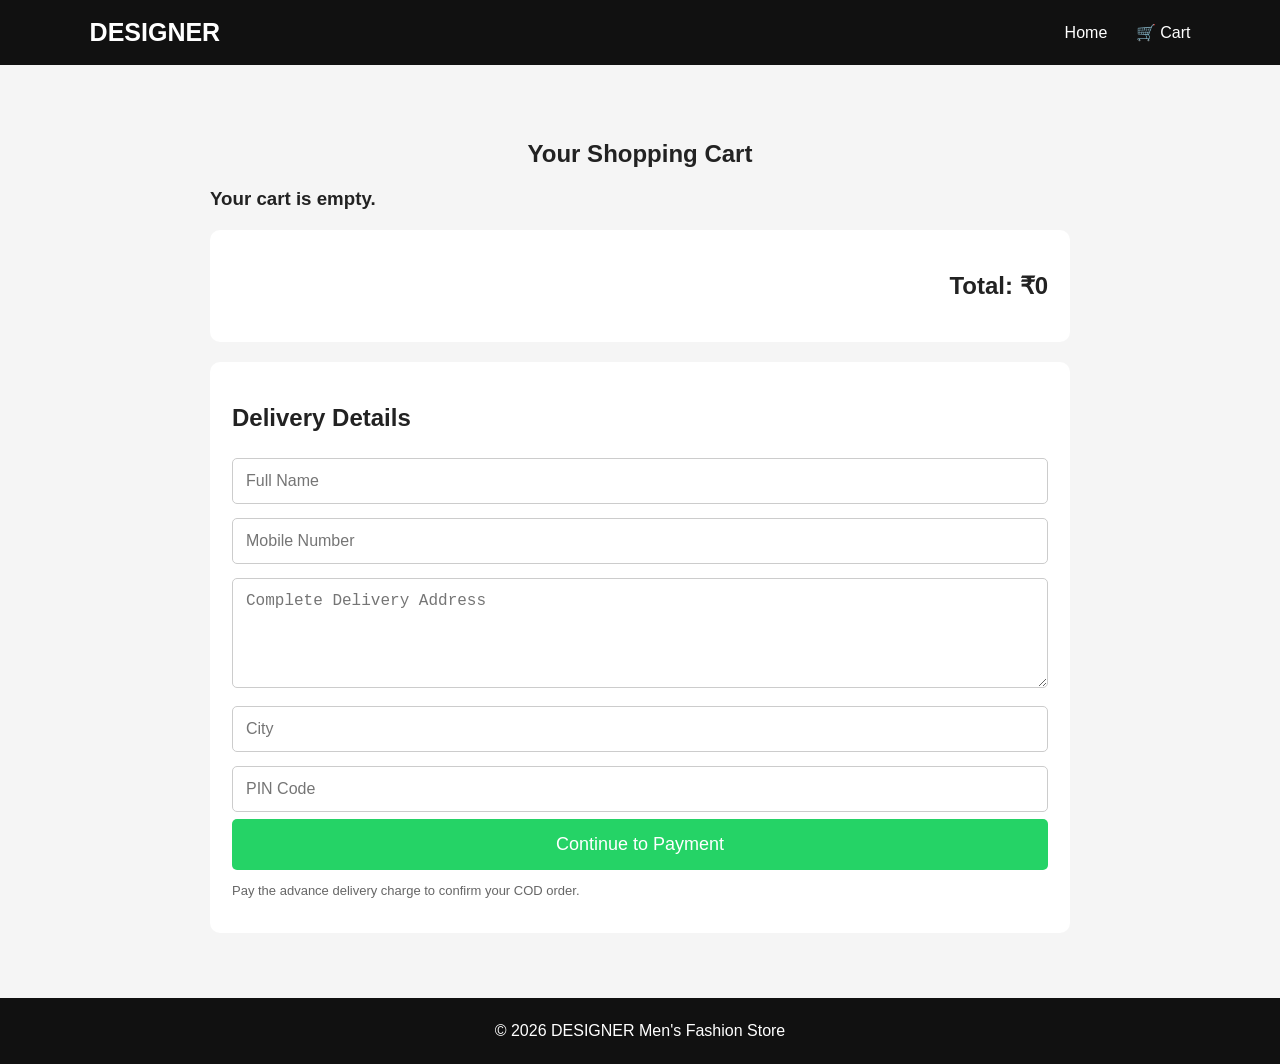
<file: cart.html>
<!DOCTYPE html>
<html lang="en">
<head>
<meta charset="UTF-8">
<meta name="viewport" content="width=device-width, initial-scale=1.0">

<title>Your Cart - DESIGNER</title>

<link rel="stylesheet" href="style.css">
</head>

<body>

<header>
    <div class="logo">DESIGNER</div>

    <nav>
        <a href="index.html">Home</a>
        <a href="cart.html">🛒 Cart</a>
    </nav>
</header>


<section class="cart-page">

    <h1>Your Shopping Cart</h1>

    <!-- Cart Products -->
    <div id="cartItems"></div>


    <!-- Total -->
    <div class="total-box">
        <h2>
            Total: ₹<span id="total">0</span>
        </h2>
    </div>


    <!-- Delivery Details -->
    <div class="customer-form">

        <h2>Delivery Details</h2>

        <input
            type="text"
            id="customerName"
            placeholder="Full Name"
        >

        <input
            type="tel"
            id="customerPhone"
            placeholder="Mobile Number"
        >

        <textarea
            id="customerAddress"
            placeholder="Complete Delivery Address"
        ></textarea>

        <input
            type="text"
            id="customerCity"
            placeholder="City"
        >

        <input
            type="text"
            id="customerPincode"
            placeholder="PIN Code"
        >


        <!-- Payment Button -->
        <button
            class="order-btn"
            onclick="goToPayment()"
        >
            Continue to Payment
        </button>

        <p class="note">
            Pay the advance delivery charge to confirm your COD order.
        </p>

    </div>

</section>


<footer>
    © 2026 DESIGNER Men's Fashion Store
</footer>



<script>

/* =========================
   DISPLAY CART
========================= */

function displayCart() {

    const cart =
        JSON.parse(localStorage.getItem("cart")) || [];

    const box =
        document.getElementById("cartItems");

    let total = 0;


    /* Empty Cart */

    if (!cart.length) {

        box.innerHTML =
            "<h3>Your cart is empty.</h3>";

        document.getElementById("total").innerText = "0";

        return;
    }


    /* Display Products */

    box.innerHTML = cart.map((p, i) => {

        const itemTotal =
            p.price * p.quantity;

        total += itemTotal;


        return `
        <div class="cart-item">

            <img
                src="${p.image}"
                alt="${p.name}"
            >

            <div class="cart-info">

                <h3>${p.name}</h3>

                <p>
                    Price: ₹${p.price}
                </p>

                <p>
                    Size: ${p.size || "Not selected"}
                </p>


                <div class="quantity">

                    <button
                        onclick="changeQty(${i}, -1)"
                    >
                        −
                    </button>

                    <span>
                        ${p.quantity}
                    </span>

                    <button
                        onclick="changeQty(${i}, 1)"
                    >
                        +
                    </button>

                </div>


                <p>
                    Item Total: ₹${itemTotal}
                </p>


                <button
                    class="remove"
                    onclick="removeProduct(${i})"
                >
                    Remove
                </button>

            </div>

        </div>
        `;

    }).join("");


    /* Show Total */

    document.getElementById("total").innerText = total;

}



/* =========================
   CHANGE QUANTITY
========================= */

function changeQty(index, delta) {

    let cart =
        JSON.parse(localStorage.getItem("cart")) || [];


    cart[index].quantity += delta;


    if (cart[index].quantity <= 0) {

        cart.splice(index, 1);

    }


    localStorage.setItem(
        "cart",
        JSON.stringify(cart)
    );


    displayCart();

}



/* =========================
   REMOVE PRODUCT
========================= */

function removeProduct(index) {

    let cart =
        JSON.parse(localStorage.getItem("cart")) || [];


    cart.splice(index, 1);


    localStorage.setItem(
        "cart",
        JSON.stringify(cart)
    );


    displayCart();

}



/* =========================
   CONTINUE TO PAYMENT
========================= */

function goToPayment() {

    const cart =
        JSON.parse(localStorage.getItem("cart")) || [];


    /* Check Cart */

    if (!cart.length) {

        alert("Your cart is empty!");

        return;
    }


    /* Get Customer Details */

    const name =
        document
        .getElementById("customerName")
        .value
        .trim();


    const phone =
        document
        .getElementById("customerPhone")
        .value
        .trim();


    const address =
        document
        .getElementById("customerAddress")
        .value
        .trim();


    const city =
        document
        .getElementById("customerCity")
        .value
        .trim();


    const pincode =
        document
        .getElementById("customerPincode")
        .value
        .trim();



    /* Check Details */

    if (
        !name ||
        !phone ||
        !address ||
        !city ||
        !pincode
    ) {

        alert(
            "Please fill all delivery details."
        );

        return;
    }



    /* Calculate Total */

    let total = 0;


    cart.forEach(product => {

        total +=
            product.price *
            product.quantity;

    });



    /* Save Customer Details */

    const customerDetails = {

        name: name,

        phone: phone,

        address: address,

        city: city,

        pincode: pincode

    };


    localStorage.setItem(
        "customerDetails",
        JSON.stringify(customerDetails)
    );



    /* Save Order Total */

    localStorage.setItem(
        "orderTotal",
        total
    );



    /* Go To Payment Page */

    window.location.href =
        "payment.html";

}



/* =========================
   LOAD CART
========================= */

displayCart();

</script>

</body>
</html>
</file>
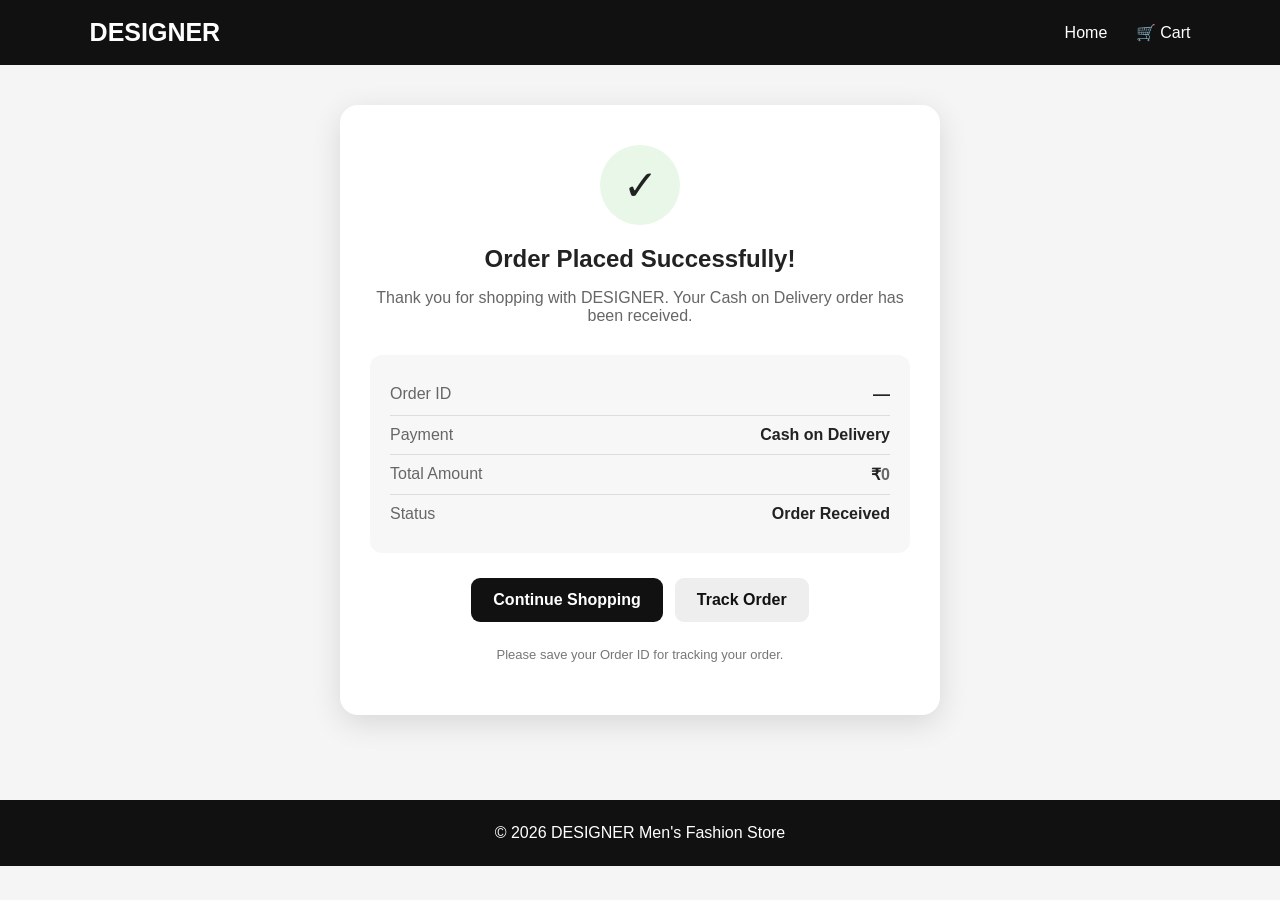
<file: order-success.html>
<!DOCTYPE html>
<html lang="en">

<head>
<meta charset="UTF-8">
<meta name="viewport" content="width=device-width, initial-scale=1.0">

<title>Order Confirmed - DESIGNER</title>

<link rel="stylesheet" href="style.css">

<style>

.success-page {
    min-height: 75vh;
    display: flex;
    justify-content: center;
    align-items: center;
    padding: 40px 20px;
}

.success-box {
    width: 100%;
    max-width: 600px;
    background: white;
    padding: 40px 30px;
    border-radius: 18px;
    text-align: center;
    box-shadow: 0 8px 30px rgba(0,0,0,0.12);
}

.success-icon {
    width: 80px;
    height: 80px;
    margin: 0 auto 20px;
    display: flex;
    align-items: center;
    justify-content: center;
    background: #e8f7e8;
    border-radius: 50%;
    font-size: 42px;
}

.success-box h1 {
    margin-bottom: 10px;
}

.success-message {
    color: #666;
    margin-bottom: 30px;
}

.order-card {
    background: #f7f7f7;
    border-radius: 12px;
    padding: 20px;
    margin-bottom: 25px;
    text-align: left;
}

.order-row {
    display: flex;
    justify-content: space-between;
    gap: 20px;
    padding: 10px 0;
    border-bottom: 1px solid #ddd;
}

.order-row:last-child {
    border-bottom: none;
}

.order-row span:first-child {
    color: #666;
}

.order-row span:last-child {
    font-weight: bold;
}

.order-id {
    font-size: 17px;
}

.success-buttons {
    display: flex;
    gap: 12px;
    justify-content: center;
    flex-wrap: wrap;
}

.success-buttons a {
    text-decoration: none;
    padding: 13px 22px;
    border-radius: 9px;
    font-weight: bold;
}

.home-btn {
    background: #111;
    color: white;
}

.track-btn {
    background: #eee;
    color: #111;
}

.note {
    margin-top: 25px;
    font-size: 13px;
    color: #777;
}

</style>

</head>

<body>

<header>

    <div class="logo">
        DESIGNER
    </div>

    <nav>
        <a href="index.html">Home</a>
        <a href="cart.html">🛒 Cart</a>
    </nav>

</header>


<section class="success-page">

    <div class="success-box">

        <div class="success-icon">
            ✓
        </div>

        <h1>
            Order Placed Successfully!
        </h1>

        <p class="success-message">
            Thank you for shopping with DESIGNER.
            Your Cash on Delivery order has been received.
        </p>


        <div class="order-card">

            <div class="order-row">
                <span>Order ID</span>

                <span
                    class="order-id"
                    id="orderId">
                    —
                </span>
            </div>


            <div class="order-row">
                <span>Payment</span>

                <span id="paymentMethod">
                    Cash on Delivery
                </span>
            </div>


            <div class="order-row">
                <span>Total Amount</span>

                <span>
                    ₹<span id="orderTotal">0</span>
                </span>
            </div>


            <div class="order-row">
                <span>Status</span>

                <span>
                    Order Received
                </span>
            </div>

        </div>


        <div class="success-buttons">

            <a
                href="index.html"
                class="home-btn">
                Continue Shopping
            </a>

            <a
                href="tracking.html"
                class="track-btn">
                Track Order
            </a>

        </div>


        <p class="note">
            Please save your Order ID for tracking your order.
        </p>

    </div>

</section>


<footer>
    © 2026 DESIGNER Men's Fashion Store
</footer>


<script>

const orderId =
    localStorage.getItem("lastOrderId") || "—";

const total =
    localStorage.getItem("lastOrderTotal") || "0";

const payment =
    localStorage.getItem("lastPaymentMethod")
    || "Cash on Delivery";


document.getElementById("orderId").innerText =
    orderId;

document.getElementById("orderTotal").innerText =
    total;

document.getElementById("paymentMethod").innerText =
    payment;

</script>

</body>

</html>
</file>
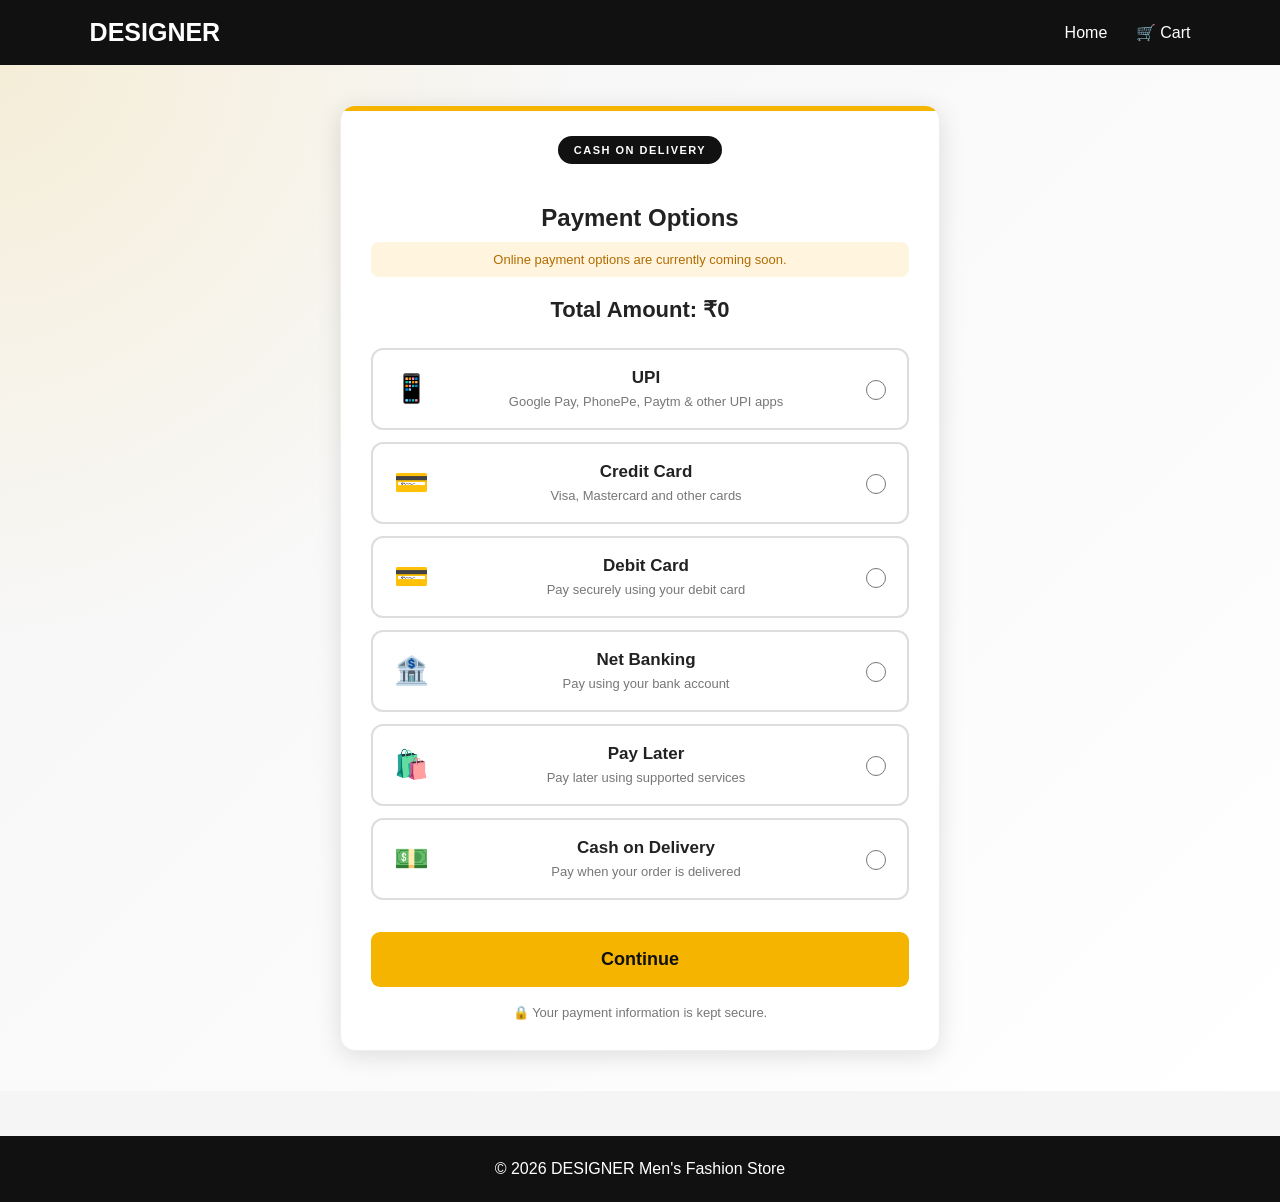
<file: payment.html>
<!DOCTYPE html>
<html lang="en">

<head>

<meta charset="UTF-8">

<meta name="viewport" content="width=device-width, initial-scale=1.0">

<title>Payment - DESIGNER</title>

<link rel="stylesheet" href="style.css">

<style>

.payment-page {
    min-height: 75vh;
    padding: 40px 20px;
}

.payment-box {
    max-width: 600px;
    margin: auto;
    background: #fff;
    padding: 30px;
    border-radius: 15px;
    box-shadow: 0 5px 25px rgba(0,0,0,0.12);
}

.payment-box h1 {
    text-align: center;
    margin-bottom: 10px;
}

.order-total {
    text-align: center;
    font-size: 22px;
    font-weight: bold;
    margin: 20px 0 25px;
}

.payment-option {
    display: flex;
    align-items: center;
    gap: 15px;
    padding: 18px;
    margin: 12px 0;
    border: 2px solid #ddd;
    border-radius: 12px;
    cursor: pointer;
    transition: 0.2s;
}

.payment-option:hover {
    border-color: #111;
    transform: translateY(-1px);
}

.payment-option.selected {
    border-color: #111;
    background: #f5f5f5;
}

.payment-icon {
    font-size: 28px;
    width: 40px;
    text-align: center;
}

.payment-info {
    flex: 1;
}

.payment-info strong {
    display: block;
    font-size: 17px;
    margin-bottom: 4px;
}

.payment-info span {
    color: #777;
    font-size: 13px;
}

.payment-radio {
    width: 20px;
    height: 20px;
}

.continue-payment {
    width: 100%;
    padding: 15px;
    margin-top: 20px;
    border: none;
    border-radius: 10px;
    background: #111;
    color: white;
    font-size: 17px;
    cursor: pointer;
}

.continue-payment:hover {
    background: #333;
}

.continue-payment:disabled {
    opacity: 0.6;
    cursor: not-allowed;
}

.secure-note {
    text-align: center;
    color: #777;
    font-size: 13px;
    margin-top: 18px;
}

.demo-note {
    text-align: center;
    color: #b36b00;
    background: #fff5df;
    padding: 10px;
    border-radius: 8px;
    font-size: 13px;
    margin-bottom: 20px;
}

</style>

</head>


<body>


<header>

    <div class="logo">DESIGNER</div>

    <nav>

        <a href="index.html">Home</a>

        <a href="cart.html">🛒 Cart</a>

    </nav>

</header>



<section class="payment-page">

    <div class="payment-box">

        <h1>Payment Options</h1>


        <div class="demo-note">

            Online payment options are currently coming soon.

        </div>


        <div class="order-total">

            Total Amount: ₹<span id="orderTotal">0</span>

        </div>



        <!-- UPI -->

        <div class="payment-option"
             onclick="selectPayment('UPI', this)">

            <div class="payment-icon">📱</div>

            <div class="payment-info">

                <strong>UPI</strong>

                <span>
                    Google Pay, PhonePe, Paytm & other UPI apps
                </span>

            </div>

            <input
                type="radio"
                name="payment"
                class="payment-radio"
                value="UPI"
            >

        </div>



        <!-- Credit Card -->

        <div class="payment-option"
             onclick="selectPayment('Credit Card', this)">

            <div class="payment-icon">💳</div>

            <div class="payment-info">

                <strong>Credit Card</strong>

                <span>
                    Visa, Mastercard and other cards
                </span>

            </div>

            <input
                type="radio"
                name="payment"
                class="payment-radio"
                value="Credit Card"
            >

        </div>



        <!-- Debit Card -->

        <div class="payment-option"
             onclick="selectPayment('Debit Card', this)">

            <div class="payment-icon">💳</div>

            <div class="payment-info">

                <strong>Debit Card</strong>

                <span>
                    Pay securely using your debit card
                </span>

            </div>

            <input
                type="radio"
                name="payment"
                class="payment-radio"
                value="Debit Card"
            >

        </div>



        <!-- Net Banking -->

        <div class="payment-option"
             onclick="selectPayment('Net Banking', this)">

            <div class="payment-icon">🏦</div>

            <div class="payment-info">

                <strong>Net Banking</strong>

                <span>
                    Pay using your bank account
                </span>

            </div>

            <input
                type="radio"
                name="payment"
                class="payment-radio"
                value="Net Banking"
            >

        </div>



        <!-- Pay Later -->

        <div class="payment-option"
             onclick="selectPayment('Pay Later', this)">

            <div class="payment-icon">🛍️</div>

            <div class="payment-info">

                <strong>Pay Later</strong>

                <span>
                    Pay later using supported services
                </span>

            </div>

            <input
                type="radio"
                name="payment"
                class="payment-radio"
                value="Pay Later"
            >

        </div>



        <!-- Cash on Delivery -->

        <div class="payment-option"
             onclick="selectPayment('Cash on Delivery', this)">

            <div class="payment-icon">💵</div>

            <div class="payment-info">

                <strong>Cash on Delivery</strong>

                <span>
                    Pay when your order is delivered
                </span>

            </div>

            <input
                type="radio"
                name="payment"
                class="payment-radio"
                value="Cash on Delivery"
            >

        </div>



        <button
            class="continue-payment"
            onclick="continuePayment()"
        >

            Continue

        </button>


        <div class="secure-note">

            🔒 Your payment information is kept secure.

        </div>

    </div>

</section>



<footer>

    © 2026 DESIGNER Men's Fashion Store

</footer>



<script>


let selectedPayment = "";


// Get order total

const total =
    localStorage.getItem("orderTotal") || 0;

document.getElementById("orderTotal").innerText = total;



// ================================
// SELECT PAYMENT
// ================================

function selectPayment(method, element) {

    selectedPayment = method;


    // Remove old selection

    document
        .querySelectorAll(".payment-option")
        .forEach(option => {

            option.classList.remove("selected");

        });


    // Select current option

    element.classList.add("selected");


    // Select radio

    const radio =
        element.querySelector(".payment-radio");

    radio.checked = true;

}



// ================================
// GOOGLE APPS SCRIPT BACKEND
// ================================

const BACKEND_URL =
"https://script.google.com/macros/s/AKfycbwGNqRcxEhtZxdmn_1tWKUy6-GiCB4jRJSZ_2ErbEwlt5dRpnAD15lcSOSXZsGPE6D9RQ/exec";



// ================================
// CONTINUE PAYMENT
// ================================

async function continuePayment() {


    if (!selectedPayment) {

        alert("Please select a payment method.");

        return;

    }



    // =================================
    // CASH ON DELIVERY
    // =================================

    if (selectedPayment === "Cash on Delivery") {


        const cart =
            JSON.parse(
                localStorage.getItem("cart")
            ) || [];


        const customerDetails =
            JSON.parse(
                localStorage.getItem("customerDetails")
            ) || {};


        const orderTotal =
            localStorage.getItem("orderTotal") || 0;



        // Check cart

        if (!cart.length) {

            alert("Your cart is empty!");

            return;

        }



        // Check customer details

        if (
            !customerDetails.name ||
            !customerDetails.phone ||
            !customerDetails.address ||
            !customerDetails.city ||
            !customerDetails.pincode
        ) {

            alert(
                "Delivery details are missing. Please go back to cart."
            );

            return;

        }



        // =================================
        // PRODUCT DETAILS
        // =================================

        const products = cart.map(item => {

            return (

                item.name +

                " | Size: " +

                (item.size || "Not selected") +

                " | Qty: " +

                item.quantity +

                " | Price: ₹" +

                item.price

            );

        }).join("\n");



        // =================================
        // ORDER DATA
        // =================================

        const orderData = {

            customerName:
                customerDetails.name,

            phone:
                customerDetails.phone,

            address:
                customerDetails.address,

            city:
                customerDetails.city,

            pincode:
                customerDetails.pincode,

            products:
                products,

            total:
                orderTotal,

            paymentMethod:
                "Cash on Delivery"

        };



        const button =
            document.querySelector(
                ".continue-payment"
            );


        button.disabled = true;

        button.innerText =
            "Placing Order...";



        // =================================
        // SEND ORDER TO GOOGLE SHEETS
        // =================================

        try {


            const response =
                await fetch(

                    BACKEND_URL,

                    {

                        method: "POST",

                        headers: {

                            "Content-Type":
                                "text/plain;charset=utf-8"

                        },

                        body:
                            JSON.stringify(orderData)

                    }

                );



            const result =
                await response.json();



            // =================================
            // ORDER SUCCESS
            // =================================

            if (result.success) {


                // Save Order ID

                localStorage.setItem(
                    "lastOrderId",
                    result.orderId
                );


                // Save Order Total

                localStorage.setItem(
                    "lastOrderTotal",
                    orderTotal
                );


                // Save Payment Method

                localStorage.setItem(
                    "lastPaymentMethod",
                    "Cash on Delivery"
                );


                // Remove cart

                localStorage.removeItem(
                    "cart"
                );


                // Remove customer details

                localStorage.removeItem(
                    "customerDetails"
                );


                // Remove order total

                localStorage.removeItem(
                    "orderTotal"
                );


                // Go to success page

                window.location.href =
                    "order-success.html";

            }


            // =================================
            // ORDER FAILED
            // =================================

            else {

                alert(

                    "Order could not be placed.\n\n" +

                    (
                        result.error ||
                        result.message ||
                        "Please try again."
                    )

                );


                button.disabled = false;

                button.innerText =
                    "Continue";

            }

        }


        // =================================
        // SERVER ERROR
        // =================================

        catch (error) {

            console.error(error);


            alert(

                "Unable to connect to the order server.\n\n" +

                "Please check your internet connection and try again."

            );


            button.disabled = false;

            button.innerText =
                "Continue";

        }


        return;

    }



    // =================================
    // OTHER PAYMENT OPTIONS
    // =================================

    alert(

        selectedPayment +

        " is currently coming soon.\n\n" +

        "Online payment will be enabled later."

    );

}


</script>


</body>

</html>
</file>
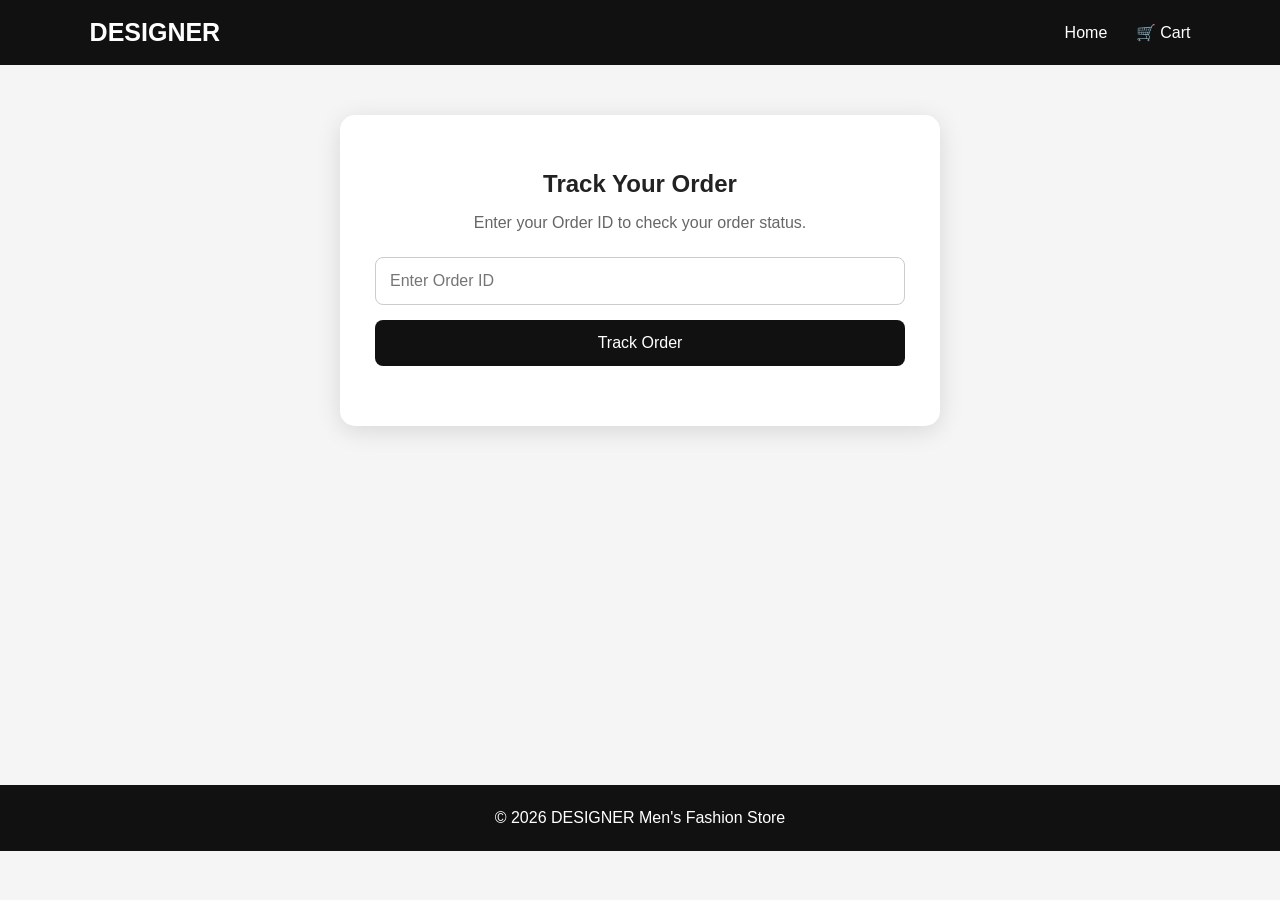
<file: tracking.html>
<!DOCTYPE html>
<html lang="en">

<head>

<meta charset="UTF-8">

<meta name="viewport"
content="width=device-width, initial-scale=1.0">

<title>Track Your Order - DESIGNER</title>

<link rel="stylesheet" href="style.css">

<style>

.tracking-page {
    min-height: 75vh;
    padding: 50px 20px;
    display: flex;
    justify-content: center;
    align-items: flex-start;
}

.tracking-box {
    width: 100%;
    max-width: 600px;
    background: #fff;
    padding: 35px;
    border-radius: 15px;
    box-shadow: 0 5px 25px rgba(0,0,0,0.12);
    text-align: center;
}

.tracking-box h1 {
    margin-bottom: 10px;
}

.tracking-box > p {
    color: #666;
    margin-bottom: 25px;
}

.track-input {
    width: 100%;
    padding: 14px;
    border: 1px solid #ccc;
    border-radius: 8px;
    font-size: 16px;
    box-sizing: border-box;
    margin-bottom: 15px;
}

.track-button {
    width: 100%;
    padding: 14px;
    border: none;
    border-radius: 8px;
    background: #111;
    color: white;
    font-size: 16px;
    cursor: pointer;
}

.track-button:hover {
    background: #333;
}

#trackingResult {
    margin-top: 25px;
    text-align: left;
}

.order-card {
    border: 1px solid #ddd;
    border-radius: 12px;
    padding: 20px;
}

.order-card h2 {
    margin-top: 0;
    margin-bottom: 20px;
}

.order-row {
    display: flex;
    justify-content: space-between;
    align-items: center;
    gap: 15px;
    padding: 12px 0;
    border-bottom: 1px solid #eee;
}

.order-row:last-of-type {
    border-bottom: none;
}

.order-row strong {
    color: #222;
}

.order-row span {
    text-align: right;
}

.status {
    display: inline-block;
    padding: 8px 15px;
    border-radius: 20px;
    background: #111;
    color: white;
    font-weight: bold;
}

.delivery-date {
    color: #008000;
    font-weight: bold;
}

.error-message {
    padding: 15px;
    background: #ffecec;
    color: #b00020;
    border-radius: 8px;
}

.loading {
    text-align: center;
    padding: 15px;
}


/* =========================
   ORDER PROGRESS
========================= */

.progress {
    margin-top: 25px;
    padding-top: 25px;
    border-top: 1px solid #eee;
}

.progress h3 {
    margin: 0 0 20px 0;
    font-size: 22px;
}

.progress-list {
    display: flex;
    flex-direction: column;
    gap: 10px;
}

.progress-item {
    display: flex;
    align-items: center;
    gap: 12px;
    padding: 11px 12px;
    border-radius: 8px;
    font-size: 16px;
    font-weight: 500;
}

.progress-icon {
    width: 28px;
    height: 28px;
    border-radius: 50%;
    display: flex;
    align-items: center;
    justify-content: center;
    flex-shrink: 0;
    font-weight: bold;
}

.progress-item.completed {
    color: #008000;
    background: #f1fff1;
}

.progress-item.completed .progress-icon {
    background: #008000;
    color: white;
}

.progress-item.current {
    color: #111;
    background: #f2f2f2;
    font-weight: bold;
}

.progress-item.current .progress-icon {
    background: #111;
    color: white;
}

.progress-item.pending {
    color: #999;
    background: #fafafa;
}

.progress-item.pending .progress-icon {
    border: 2px solid #bbb;
    color: #999;
    background: white;
}


/* =========================
   MOBILE
========================= */

@media (max-width: 600px) {

    .tracking-box {
        padding: 25px 18px;
    }

    .order-row {
        flex-direction: column;
        align-items: flex-start;
        gap: 5px;
    }

    .order-row span {
        text-align: left;
    }

    .progress-item {
        font-size: 15px;
    }

}

</style>

</head>


<body>


<header>

    <div class="logo">
        DESIGNER
    </div>

    <nav>

        <a href="index.html">
            Home
        </a>

        <a href="cart.html">
            🛒 Cart
        </a>

    </nav>

</header>


<section class="tracking-page">

    <div class="tracking-box">

        <h1>
            Track Your Order
        </h1>

        <p>
            Enter your Order ID to check your order status.
        </p>


        <input
            type="text"
            id="orderId"
            class="track-input"
            placeholder="Enter Order ID"
            autocomplete="off"
        >


        <button
            class="track-button"
            onclick="trackOrder()"
        >
            Track Order
        </button>


        <div id="trackingResult"></div>

    </div>

</section>


<footer>

    © 2026 DESIGNER Men's Fashion Store

</footer>


<script>


/* ================================
   BACKEND URL
================================ */

const BACKEND_URL =
"https://script.google.com/macros/s/AKfycbwGNqRcxEhtZxdmn_1tWKUy6-GiCB4jRJSZ_2ErbEwlt5dRpnAD15lcSOSXZsGPE6D9RQ/exec";


/* ================================
   ORDER STATUS LIST
================================ */

const ORDER_STEPS = [

    "Order Received",

    "Confirmed",

    "Packed",

    "Shipped",

    "Out for Delivery",

    "Delivered"

];


/* ================================
   NORMALIZE STATUS
================================ */

function normalizeStatus(status) {

    if (!status) {
        return "Order Received";
    }

    const cleanStatus =
        String(status).trim().toLowerCase();

    const found =
        ORDER_STEPS.find(function(step) {

            return step.toLowerCase() === cleanStatus;

        });

    return found || "Order Received";

}


/* ================================
   SHOW ORDER PROGRESS
================================ */

function showOrderProgress(currentStatus) {

    const progressBox =
        document.getElementById("orderProgress");

    if (!progressBox) {
        return;
    }


    const status =
        normalizeStatus(currentStatus);


    const currentIndex =
        ORDER_STEPS.indexOf(status);


    progressBox.innerHTML = `

        <div class="progress-list">

            ${ORDER_STEPS.map(function(step, index) {

                let className = "pending";

                let icon = "○";

                let extraText = "";

                /* Previous steps */

                if (index < currentIndex) {

                    className = "completed";

                    icon = "✓";

                }

                /* Current step */

                else if (index === currentIndex) {

                    className = "current";

                    icon = "●";

                    extraText = " — Current";

                }

                /* Future steps */

                else {

                    className = "pending";

                    icon = "○";

                }


                return `

                    <div class="progress-item ${className}">

                        <span class="progress-icon">
                            ${icon}
                        </span>

                        <span>
                            ${escapeHTML(step)}
                            ${extraText}
                        </span>

                    </div>

                `;

            }).join("")}

        </div>

    `;

}


/* ================================
   FORMAT DELIVERY DATE
================================ */

function formatDeliveryDate(value) {

    if (!value) {

        return "Not assigned yet";

    }


    const text =
        String(value).trim();


    /* Already DD/MM/YYYY */

    if (
        /^\d{2}\/\d{2}\/\d{4}$/.test(text)
    ) {

        return text;

    }


    const date =
        new Date(text);


    if (isNaN(date.getTime())) {

        return text;

    }


    const day =
        String(date.getDate()).padStart(2, "0");


    const month =
        String(date.getMonth() + 1).padStart(2, "0");


    const year =
        date.getFullYear();


    return day + "/" + month + "/" + year;

}


/* ================================
   TRACK ORDER
================================ */

async function trackOrder() {

    const input =
        document.getElementById("orderId");


    const resultBox =
        document.getElementById("trackingResult");


    const orderId =
        input.value.trim();


    if (!orderId) {

        resultBox.innerHTML = `

            <div class="error-message">

                Please enter your Order ID.

            </div>

        `;

        return;

    }


    resultBox.innerHTML = `

        <div class="loading">

            🔄 Checking your order...

        </div>

    `;


    try {


        const response =
            await fetch(

                BACKEND_URL +
                "?action=track&orderId=" +
                encodeURIComponent(orderId)

            );


        const result =
            await response.json();


        console.log(
            "Tracking result:",
            result
        );


        if (!result.success) {

            resultBox.innerHTML = `

                <div class="error-message">

                    ❌ ${
                        escapeHTML(
                            result.message ||
                            "Order not found."
                        )
                    }

                </div>

            `;

            return;

        }


        /* ================================
           DELIVERY DATE
        ================================= */

        const deliveryText =
            formatDeliveryDate(
                result.expectedDelivery
            );


        /* ================================
           CURRENT STATUS
        ================================= */

        const currentStatus =
            normalizeStatus(
                result.status
            );


        /* ================================
           SHOW ORDER
        ================================= */

        resultBox.innerHTML = `

            <div class="order-card">

                <h2>
                    Order Found ✅
                </h2>


                <div class="order-row">

                    <strong>
                        Order ID
                    </strong>

                    <span>
                        ${
                            escapeHTML(
                                result.orderId
                            )
                        }
                    </span>

                </div>


                <div class="order-row">

                    <strong>
                        Order Date
                    </strong>

                    <span>
                        ${
                            escapeHTML(
                                result.date || "-"
                            )
                        }
                    </span>

                </div>


                <div class="order-row">

                    <strong>
                        Total Amount
                    </strong>

                    <span>
                        ₹${
                            escapeHTML(
                                String(
                                    result.total || 0
                                )
                            )
                        }
                    </span>

                </div>


                <div class="order-row">

                    <strong>
                        Payment Method
                    </strong>

                    <span>
                        ${
                            escapeHTML(
                                result.paymentMethod ||
                                "Cash on Delivery"
                            )
                        }
                    </span>

                </div>


                <div class="order-row">

                    <strong>
                        Expected Delivery
                    </strong>

                    <span class="delivery-date">

                        📦 ${
                            escapeHTML(
                                deliveryText
                            )
                        }

                    </span>

                </div>


                <div class="order-row">

                    <strong>
                        Current Status
                    </strong>

                    <span class="status">

                        ${
                            escapeHTML(
                                currentStatus
                            )
                        }

                    </span>

                </div>


                <div class="progress">

                    <h3>
                        Order Progress
                    </h3>

                    <div id="orderProgress"></div>

                </div>


            </div>

        `;


        /* ================================
           UPDATE PROGRESS
        ================================= */

        showOrderProgress(
            currentStatus
        );


    }

    catch (error) {

        console.error(error);


        resultBox.innerHTML = `

            <div class="error-message">

                ❌ Unable to connect to
                the order tracking server.

                <br><br>

                Please check your internet
                connection and try again.

            </div>

        `;

    }

}


/* ================================
   SECURITY HELPER
================================ */

function escapeHTML(value) {

    return String(value)

        .replace(
            /&/g,
            "&amp;"
        )

        .replace(
            /</g,
            "&lt;"
        )

        .replace(
            />/g,
            "&gt;"
        )

        .replace(
            /"/g,
            "&quot;"
        )

        .replace(
            /'/g,
            "&#039;"
        );

}


/* ================================
   ENTER KEY
================================ */

document
    .getElementById("orderId")
    .addEventListener(
        "keydown",
        function(event) {

            if (event.key === "Enter") {

                trackOrder();

            }

        }
    );


/* ================================
   LOAD LAST ORDER ID
================================ */

window.addEventListener(
    "DOMContentLoaded",
    function() {

        const savedOrderId =
            localStorage.getItem(
                "lastOrderId"
            );


        if (savedOrderId) {

            document
                .getElementById("orderId")
                .value =
                savedOrderId;

        }

    }
);

</script>


</body>

</html>
</file>
<file: style.css>
/* ============================= */
/* BASIC RESET */
/* ============================= */
* {
    box-sizing: border-box;
}
body {
    margin: 0;
    font-family: Arial, sans-serif;
    background: #f5f5f5;
    color: #222;
}
/* ============================= */
/* HEADER */
/* ============================= */
header {
    background: #111;
    color: #fff;
    display: flex;
    justify-content: space-between;
    align-items: center;
    padding: 18px 7%;
    position: sticky;
    top: 0;
    z-index: 20;
}
.logo {
    font-size: 25px;
    font-weight: bold;
}
nav a {
    color: #fff;
    text-decoration: none;
    margin-left: 24px;
}
nav a:hover {
    color: #f4b400;
}
/* ============================= */
/* HERO */
/* ============================= */
.hero {
    text-align: center;
    padding: 75px 20px;
    background: linear-gradient(135deg, #111, #444);
    color: #fff;
}
.hero h1 {
    font-size: 44px;
    margin: 0 0 10px;
}
.hero p {
    font-size: 18px;
}
.hero button {
    background: #f4b400;
    border: 0;
    padding: 14px 30px;
    font-size: 17px;
    border-radius: 5px;
    cursor: pointer;
}
.hero button:hover {
    background: #d99d00;
}
/* ============================= */
/* SHOP BY CATEGORY */
/* ============================= */
.categories {
    padding: 45px 7%;
    background: #fff;
}
.categories h2 {
    text-align: center;
    font-size: 32px;
    margin: 0 0 30px;
}
.category-grid {
    display: grid;
    grid-template-columns: repeat(3, 1fr);
    gap: 24px;
}
.category-card {
    display: block;
    text-decoration: none;
    color: #222;
    background: #f5f5f5;
    padding: 35px 20px;
    text-align: center;
    border-radius: 12px;
    transition: 0.25s;
    box-shadow: 0 3px 12px rgba(0, 0, 0, 0.08);
}
.category-card:hover {
    transform: translateY(-5px);
    box-shadow: 0 8px 20px rgba(0, 0, 0, 0.15);
}
.category-card h3 {
    font-size: 25px;
    margin: 0 0 10px;
}
.category-card p {
    color: #666;
    margin-bottom: 20px;
}
.category-card button {
    background: #f4b400;
    border: none;
    padding: 11px 20px;
    border-radius: 5px;
    cursor: pointer;
    font-weight: bold;
}
.category-card button:hover {
    background: #d99d00;
}
/* ============================= */
/* PRODUCTS */
/* ============================= */
#products {
    padding: 45px 7%;
}
#products h2 {
    text-align: center;
    font-size: 32px;
    margin-bottom: 30px;
}
.products {
    display: grid;
    grid-template-columns: repeat(auto-fit, minmax(220px, 1fr));
    gap: 24px;
}
.product {
    background: #fff;
    padding: 14px;
    border-radius: 10px;
    text-align: center;
    box-shadow: 0 3px 12px rgba(0, 0, 0, 0.1);
}
.card-image {
    position: relative;
    width: 100%;
    height: 300px;
    overflow: hidden;
    border-radius: 10px;
    background: #f5f5f5;
    display: flex;
    align-items: center;
    justify-content: center;
}
.card-image img {
    width: 100%;
    height: 100%;
    object-fit: cover;
    object-position: center;
    display: block;
    border-radius: 10px;
}
.view {
    position: absolute;
    bottom: 8px;
    left: 50%;
    transform: translateX(-50%);
    background: rgba(0, 0, 0, 0.7);
    color: #fff;
    padding: 5px 9px;
    border-radius: 4px;
    font-size: 12px;
}
.price del {
    color: #777;
    margin-right: 8px;
}
.price strong {
    color: #d35400;
    font-size: 20px;
}
.discount {
    color: green;
    font-weight: bold;
}
.product > button {
    width: 100%;
    padding: 12px;
    background: #f4b400;
    border: 0;
    border-radius: 5px;
    cursor: pointer;
    font-weight: bold;
}
.product > button:hover {
    background: #d99d00;
}
/* ============================= */
/* PRODUCT DETAIL POPUP */
/* ============================= */
.modal {
    display: none;
    position: fixed;
    inset: 0;
    background: rgba(0, 0, 0, 0.75);
    z-index: 50;
    align-items: center;
    justify-content: center;
    padding: 15px;
}
.modal-box {
    background: #fff;
    width: min(1100px, 96vw);
    max-height: 92vh;
    overflow: auto;
    border-radius: 12px;
    padding: 24px;
    position: relative;
}
.close {
    position: absolute;
    right: 14px;
    top: 10px;
    border: none;
    background: none;
    font-size: 32px;
    cursor: pointer;
}
.detail-grid {
    display: grid;
    grid-template-columns: 1fr 1fr;
    gap: 30px;
}
/* ============================= */
/* PRODUCT IMAGE SLIDER */
/* ============================= */
.main-photo-wrap {
    position: relative;
    background: #f7f7f7;
}
.detail-image {
    width: 100%;
    height: 500px;
    object-fit: contain;
    border-radius: 8px;
}
.slide {
    position: absolute;
    top: 50%;
    transform: translateY(-50%);
    z-index: 2;
    border: 0;
    background: rgba(0, 0, 0, 0.65);
    color: #fff;
    width: 38px;
    height: 38px;
    border-radius: 50%;
    cursor: pointer;
}
.slide.prev {
    left: 10px;
}
.slide.next {
    right: 10px;
}
/* ============================= */
/* IMAGE THUMBNAILS */
/* ============================= */
.thumbs {
    display: flex;
    gap: 8px;
    margin-top: 10px;
    overflow-x: auto;
}
.thumbs img {
    width: 75px;
    height: 85px;
    object-fit: cover;
    border: 2px solid #ddd;
    border-radius: 5px;
    cursor: pointer;
}
.thumbs img:hover {
    border-color: #111;
}
/* ============================= */
/* SIZE BUTTONS */
/* ============================= */
.sizes {
    display: flex;
    gap: 8px;
    flex-wrap: wrap;
}
.sizes button {
    padding: 10px 17px;
    background: #fff;
    border: 1px solid #aaa;
    cursor: pointer;
    border-radius: 4px;
}
.sizes button.selected {
    background: #111;
    color: #fff;
}
/* ============================= */
/* SIZE TABLE */
/* ============================= */
.details table {
    width: 100%;
    border-collapse: collapse;
    margin-top: 10px;
}
.details th,
.details td {
    border: 1px solid #ddd;
    padding: 8px;
    text-align: center;
}
/* ============================= */
/* PRODUCT DETAIL BUTTONS */
/* ============================= */
.cart-btn,
.cart-link-button {
    display: inline-block;
    padding: 14px 20px;
    margin-top: 15px;
    border: 0;
    border-radius: 5px;
    text-decoration: none;
    font-size: 16px;
    cursor: pointer;
}
.cart-btn {
    background: #f4b400;
}
.cart-btn:hover {
    background: #d99d00;
}
.cart-link-button {
    background: #111;
    color: #fff;
}
/* ============================= */
/* CART PAGE */
/* ============================= */
.cart-page {
    max-width: 900px;
    margin: 35px auto;
    padding: 20px;
}
.cart-page h1 {
    text-align: center;
}
.cart-item {
    background: #fff;
    margin: 15px 0;
    padding: 15px;
    display: flex;
    gap: 20px;
    align-items: center;
    border-radius: 10px;
}
.cart-item img {
    width: 120px;
    height: 140px;
    object-fit: cover;
    border-radius: 8px;
}
.cart-info {
    flex: 1;
}
/* ============================= */
/* QUANTITY */
/* ============================= */
.quantity {
    display: flex;
    align-items: center;
    gap: 12px;
    margin: 10px 0;
}
.quantity button {
    width: 32px;
    height: 32px;
    border: 1px solid #aaa;
    background: #fff;
    cursor: pointer;
}
/* ============================= */
/* REMOVE BUTTON */
/* ============================= */
.remove {
    background: #e74c3c;
    color: #fff;
    border: 0;
    padding: 8px 15px;
    cursor: pointer;
    border-radius: 4px;
}
/* ============================= */
/* TOTAL + CUSTOMER FORM */
/* ============================= */
.total-box,
.customer-form {
    background: #fff;
    padding: 22px;
    margin-top: 20px;
    border-radius: 10px;
}
.total-box {
    text-align: right;
}
.customer-form input,
.customer-form textarea {
    width: 100%;
    padding: 13px;
    margin: 7px 0;
    border: 1px solid #ccc;
    border-radius: 5px;
    font-size: 16px;
}
.customer-form textarea {
    height: 110px;
}
/* ============================= */
/* PLACE ORDER */
/* ============================= */
.order-btn {
    width: 100%;
    padding: 15px;
    background: #25d366;
    color: #fff;
    border: 0;
    border-radius: 5px;
    font-size: 18px;
    cursor: pointer;
}
.order-btn:hover {
    background: #1ebe5d;
}
.note {
    font-size: 13px;
    color: #666;
}
/* ============================= */
/* FOOTER */
/* ============================= */
footer {
    background: #111;
    color: #fff;
    text-align: center;
    padding: 24px;
    margin-top: 45px;
}
/* ============================= */
/* PAYMENT PAGE */
/* ============================= */
.payment-page {
    min-height: calc(100vh - 80px);
    display: flex;
    justify-content: center;
    align-items: center;
    padding: 60px 20px;
    background:
        radial-gradient(
            circle at top left,
            rgba(244, 180, 0, 0.12),
            transparent 35%
        ),
        linear-gradient(135deg, #f5f5f5, #ffffff);
}
/* PAYMENT CARD */
.payment-box {
    width: 100%;
    max-width: 560px;
    background: #ffffff;
    padding: 42px;
    border-radius: 20px;
    text-align: center;
    border: 1px solid #eeeeee;
    box-shadow:
        0 20px 50px rgba(0, 0, 0, 0.13);
    position: relative;
    overflow: hidden;
}
/* TOP GOLD LINE */
.payment-box::after {
    content: "";
    position: absolute;
    top: 0;
    left: 0;
    width: 100%;
    height: 5px;
    background: #f4b400;
}
/* COD BADGE */
.payment-box::before {
    content: "CASH ON DELIVERY";
    display: inline-block;
    background: #111;
    color: #fff;
    padding: 8px 16px;
    border-radius: 30px;
    font-size: 11px;
    font-weight: bold;
    letter-spacing: 1.5px;
    margin-bottom: 20px;
}
/* PAYMENT TITLE */
.payment-box h2 {
    margin: 0 0 12px;
    font-size: 32px;
    color: #111;
}
/* PAYMENT DESCRIPTION */
.payment-box > p {
    color: #666;
    font-size: 16px;
    line-height: 1.7;
    margin: 0 0 25px;
}
/* DELIVERY CHARGE */
.delivery-charge {
    background:
        linear-gradient(
            135deg,
            #111,
            #292929
        );
    color: #fff;
    padding: 28px 20px;
    border-radius: 15px;
    margin: 25px 0;
    box-shadow:
        0 10px 25px rgba(0, 0, 0, 0.15);
}
/* DELIVERY TITLE */
.delivery-charge h3 {
    margin: 0 0 8px;
    font-size: 16px;
    font-weight: normal;
    color: #ddd;
}
/* ₹99 */
.delivery-charge h1 {
    margin: 0;
    font-size: 46px;
    color: #f4b400;
    letter-spacing: 1px;
}
/* PAYMENT BUTTON */
.payment-box button {
    width: 100%;
    padding: 17px 20px;
    border: none;
    border-radius: 9px;
    background: #f4b400;
    color: #111;
    font-size: 18px;
    font-weight: bold;
    cursor: pointer;
    transition: all 0.25s ease;
}
/* BUTTON HOVER */
.payment-box button:hover {
    background: #d99d00;
    transform: translateY(-2px);
    box-shadow:
        0 10px 22px rgba(0, 0, 0, 0.18);
}
/* PAYMENT NOTE */
.payment-note {
    margin-top: 20px !important;
    margin-bottom: 0 !important;
    font-size: 13px !important;
    color: #777 !important;
    line-height: 1.6;
}
/* PAYMENT PAGE MOBILE */
@media (max-width: 600px) {
    .payment-page {
        min-height: calc(100vh - 100px);
        padding: 35px 15px;
    }
    .payment-box {
        padding: 32px 20px;
        border-radius: 16px;
    }
    .payment-box h2 {
        font-size: 27px;
    }
    .payment-box > p {
        font-size: 14px;
    }
    .delivery-charge {
        padding: 24px 15px;
    }
    .delivery-charge h1 {
        font-size: 38px;
    }
    .payment-box button {
        font-size: 16px;
        padding: 15px;
    }
}
/* ============================= */
/* MOBILE RESPONSIVE */
/* ============================= */
@media (max-width: 700px) {
    header {
        flex-direction: column;
        gap: 12px;
    }
    nav a {
        margin-left: 10px;
        font-size: 14px;
    }
    .hero h1 {
        font-size: 32px;
    }
    .category-grid {
        grid-template-columns: 1fr;
    }
    .detail-grid {
        grid-template-columns: 1fr;
    }
    .detail-image {
        height: 390px;
    }
    .cart-item {
        flex-direction: column;
        text-align: center;
    }
}
</file>
